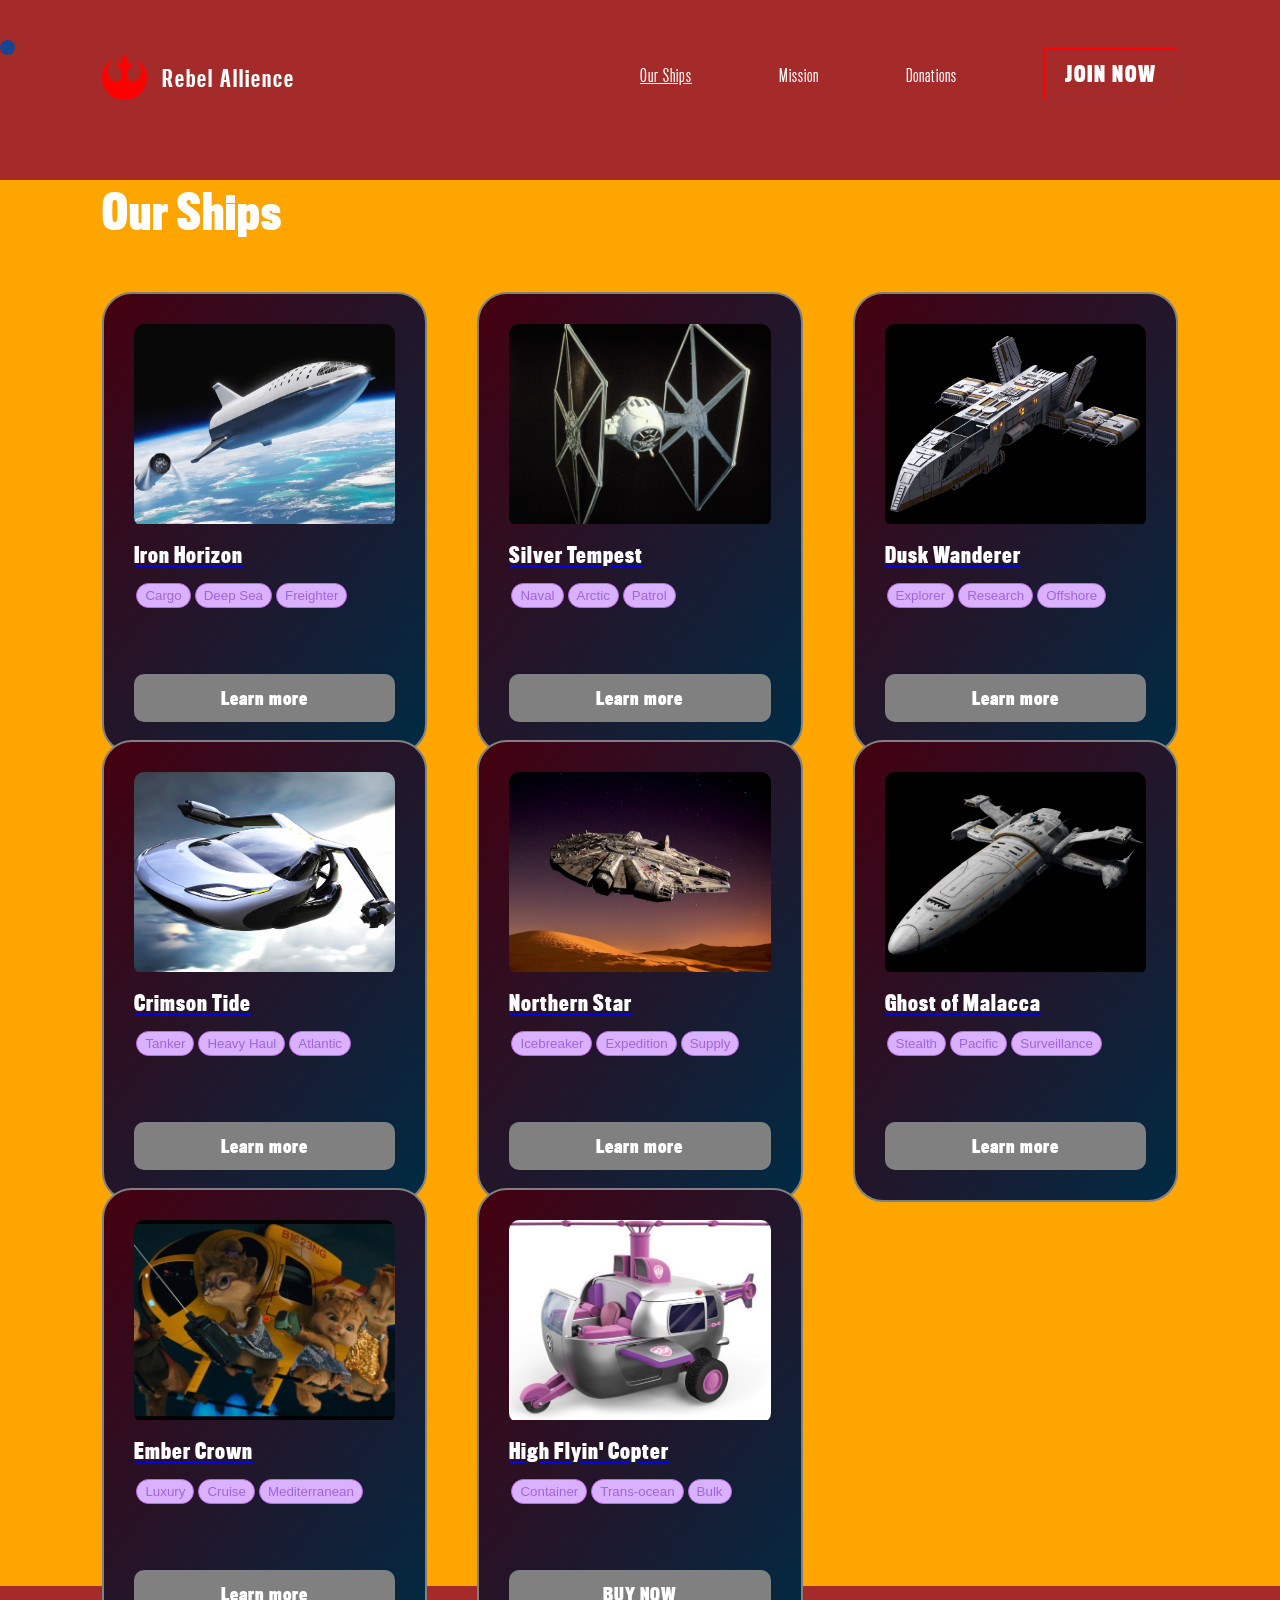
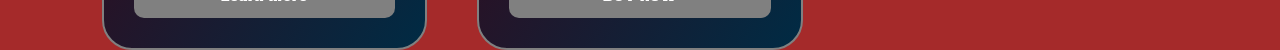
<file: ships.html>
<!DOCTYPE html>
<html lang="en">
<head>
    <meta charset="UTF-8">
    <meta name="viewport" content="width=device-width, initial-scale=1.0">
    <title>Our Fleet</title>
    <link rel="stylesheet" href="styles/ships.css">
</head>
<body>
    <!-- Mouse pointer -->
   <div class="mouse-pointer" id="mousePointer"></div>



  <header class="header">
    <div class="header-left">
        <img class="rebel-logo" src="Hero Section - Rebel Alliance Tutorial/Redstarbird.svg">
        <a class="logo-link" href="index.html">Rebel Allience</a>
    </div>
      

    <div class="header-right">
      <a class="header-link" href="ships.html">Our Ships</a>
      <a class="header-link">Mission</a>
      <a class="header-link">Donations</a>
      <button class="join-button" id="join-btn">JOIN NOW</button>
    </div>
  </header>


    <div class="main-container">
        <div class="ships-main-title">Our Ships</div>

        <div class="ships-container">

            <div class="ship">
                <a href="#" class="card-picture">
                    <img src="ships/ship1.webp" alt="Iron Horizon" class="card-image">
                </a>
                <a href="#" class="card-title-link">
                    <h1 class="card-title">Iron Horizon</h1>
                </a>
                <div class="card-tags">
                    <button class="tags">Cargo</button>
                    <button class="tags">Deep Sea</button>
                    <button class="tags">Freighter</button>
                </div>
                <button class="card-buy">Learn more</button>
            </div>

            <div class="ship">
                <a href="#" class="card-picture">
                    <img src="ships/ship2.webp" alt="Silver Tempest" class="card-image">
                </a>
                <a href="#" class="card-title-link">
                    <h1 class="card-title">Silver Tempest</h1>
                </a>
                <div class="card-tags">
                    <button class="tags">Naval</button>
                    <button class="tags">Arctic</button>
                    <button class="tags">Patrol</button>
                </div>
                <button class="card-buy">Learn more</button>
            </div>

            <div class="ship">
                <a href="#" class="card-picture">
                    <img src="ships/ship3.png" alt="Dusk Wanderer" class="card-image">
                </a>
                <a href="#" class="card-title-link">
                    <h1 class="card-title">Dusk Wanderer</h1>
                </a>
                <div class="card-tags">
                    <button class="tags">Explorer</button>
                    <button class="tags">Research</button>
                    <button class="tags">Offshore</button>
                </div>
                <button class="card-buy">Learn more</button>
            </div>

            <div class="ship">
                <a href="#" class="card-picture">
                    <img src="ships/ship4.webp" alt="Crimson Tide" class="card-image">
                </a>
                <a href="#" class="card-title-link">
                    <h1 class="card-title">Crimson Tide</h1>
                </a>
                <div class="card-tags">
                    <button class="tags">Tanker</button>
                    <button class="tags">Heavy Haul</button>
                    <button class="tags">Atlantic</button>
                </div>
                <button class="card-buy">Learn more</button>
            </div>

            <div class="ship">
                <a href="#" class="card-picture">
                    <img src="ships/ship5.jpg" alt="Northern Star" class="card-image">
                </a>
                <a href="#" class="card-title-link">
                    <h1 class="card-title">Northern Star</h1>
                </a>
                <div class="card-tags">
                    <button class="tags">Icebreaker</button>
                    <button class="tags">Expedition</button>
                    <button class="tags">Supply</button>
                </div>
                <button class="card-buy">Learn more</button>
            </div>

            <div class="ship">
                <a href="#" class="card-picture">
                    <img src="ships/ship6.png" alt="Ghost of Malacca" class="card-image">
                </a>
                <a href="#" class="card-title-link">
                    <h1 class="card-title">Ghost of Malacca</h1>
                </a>
                <div class="card-tags">
                    <button class="tags">Stealth</button>
                    <button class="tags">Pacific</button>
                    <button class="tags">Surveillance</button>
                </div>
                <button class="card-buy">Learn more</button>
            </div>

            <div class="ship">
                <a href="#" class="card-picture">
                    <img src="ships/ship7.jpg" alt="Ember Crown" class="card-image">
                </a>
                <a href="#" class="card-title-link">
                    <h1 class="card-title">Ember Crown</h1>
                </a>
                <div class="card-tags">
                    <button class="tags">Luxury</button>
                    <button class="tags">Cruise</button>
                    <button class="tags">Mediterranean</button>
                </div>
                <button class="card-buy">Learn more</button>
            </div>

            <div class="ship">
                <a href="#" class="card-picture">
                    <img src="ships/ship8.jpg" alt="Void Mariner" class="card-image">
                </a>
                <a href="#" class="card-title-link">
                    <h1 class="card-title">High Flyin' Copter</h1>
                </a>
                <div class="card-tags">
                    <button class="tags">Container</button>
                    <button class="tags">Trans-ocean</button>
                    <button class="tags">Bulk</button>
                </div>
                <button class="card-buy">BUY NOW</button>
            </div>

        </div>
    </div>

    <script src="mouseEffect.js"></script>
</body>
</html>
</file>
<file: styles/ships.css>
@font-face {
    font-family: spaceFont;
    src: url(../fontit/Titling-Gothic-Regular.ttf)
}

@font-face {
    font-family: spaceFont;
    src: url(../fontit/Titling-Gothic-Bold.ttf);
    font-weight: bold;
}
@font-face {
    font-family: spaceFontMid;
    src: url(../fontit/Titling-Gothic-Medium.ttf);
}


body {
    font-family: spaceFont;
    margin: 0px;
}

html {
    scrollbar-width: normal;
    scrollbar-color: rgb(171, 14, 14) rgb(51, 51, 51);
    background-color: brown;
}

/* Mouse pointer */

.mouse-pointer {
    pointer-events: none;

    height: 15px;
    width: 15px;
    border-radius: 10px;
    z-index: 100;
    background-color: rgb(22, 70, 146);

    /* border: solid blue 1px; */
    
    position: fixed; 
    top: 40px;
    left:0;
}



.header {
    height: 100px;
    padding-left: 8%;
    padding-right: 8%;

    display: flex;
    align-items: end;
    justify-content: space-between;

    font-size: 1.4rem;

    margin-bottom: 150px;
}

.header-right {
    width: 50%;

    display: flex;
    align-items: center;
    justify-content: space-between;
}

.header-link {
    letter-spacing: 1px;
    font-size: 1.4rem;
    color: rgb(255, 255, 255);
    cursor: pointer;
}
.join-button {
    font-family: spaceFont;
    font-weight: bold;
    letter-spacing: 2px;
    color: white;
    font-size: 1.6rem;

    background-color: transparent;
    border: red 1px solid;
    height: 40px;
    padding: 25px 20px 25px 20px;
    cursor: pointer;

    display: flex;
    align-items: center;

    transition: ease background-color 0.2s;
}

.join-button:hover {
    background-color: red;
}


.header-left {
    font-family: spaceFontMid;
    letter-spacing: 2px;
    color: white;

    display: flex;
    align-items: center;
}

.logo-link {
    margin-left: 15px;
    cursor: pointer;
    font-size: 1.8rem;
    text-decoration: none;
    color: white ;
}

.rebel-logo {
    height: 45px;
    cursor: pointer;
}



/* Ships page */


.main-container {
    padding: 0px 8%;
    background-color: orange;
}

.ships-main-title {
    font-size: 3.6rem;
    font-weight: bold;
    letter-spacing: 1px;
    color: white;

    margin-top: 50px;
    margin-bottom: 50px;
}

.ships-container {
    display: grid;
    grid-template-columns: 1fr 1fr 1fr;
    grid-template-rows: 1fr 1fr 1fr;
    gap: 50px;
    

    
}


.card-picture {
    border-radius: 10px;
    position:relative;
    overflow: hidden;

}

.card-picture .card-image {
    width: 100%;
    height: 200px;
    object-fit: cover;
}

.ship {
    border: solid 2px grey;
    display: flex;
    flex-direction: column;
    padding: 30px; 
    border-radius: 30px;
    height: 100%;


    background-image: linear-gradient(to bottom right, rgb(69, 0, 16), rgb(0, 43, 68));
    background-size: cover;
}

.card-title {
    font-size: 1.6rem;
    letter-spacing: 1px;
    color: white;
}

.tags {
    border-radius: 30px;
    border: 1px solid rgb(192, 103, 233);
    padding: 4px 8px;
    color: rgb(162, 100, 220);
    background-color: rgb(217, 177, 255);

    font-weight: 400;
    cursor: pointer;

    margin-left: 2px;
    margin-bottom: 2px;
    
}

.card-buy {
    border: none;
    color: white;
    padding: 12px 24px;
    background-color: rgb(96, 96, 96);
    cursor: pointer;
    font-size: 1.4rem;
    font-family: spaceFont;
    letter-spacing: 1px;
    font-weight: bold;


    margin-top: auto;

    border-radius: 10px;

    transition: background-color 0.2s ease, font-weight 0.2s ease;

    background-color: grey;
    transition: ease background-color 0.2s;
}

.card-buy:hover {
    background-color: rgb(148, 148, 148);
}





@media (max-width: 768px) {

    html {
        font-size: 13px;
    }

    .cards-container{
        display: grid;
        grid-template-columns: 1fr;

    }


    .header {
        padding-left: 4%;
        padding-right: 4%;
    }

    .hero-page {
        padding-left: 6%;
        padding-right: 6%;
    }
    .cards-page {
        padding-left: 6%;
        padding-right: 6%;
    }

    .main-container {
        padding: 0px 6%;
    }


    .hero-title {
        font-weight: bold;
        color: white;
        letter-spacing: 5px;
        font-size: 4rem;

        line-height: 1;

        margin-bottom: 40px;
    }

    .hero-page-left {
        width: 100%;
        height: calc(100vh - 250px);
        justify-content: center;
    }
    .hero-join-button {
        width: 100%;
    }
}


@media (max-width: 1440px) {
    html {
        font-size: 13px;
    }
    
    .header {
        margin-bottom: 80px;
    }
}
</file>
